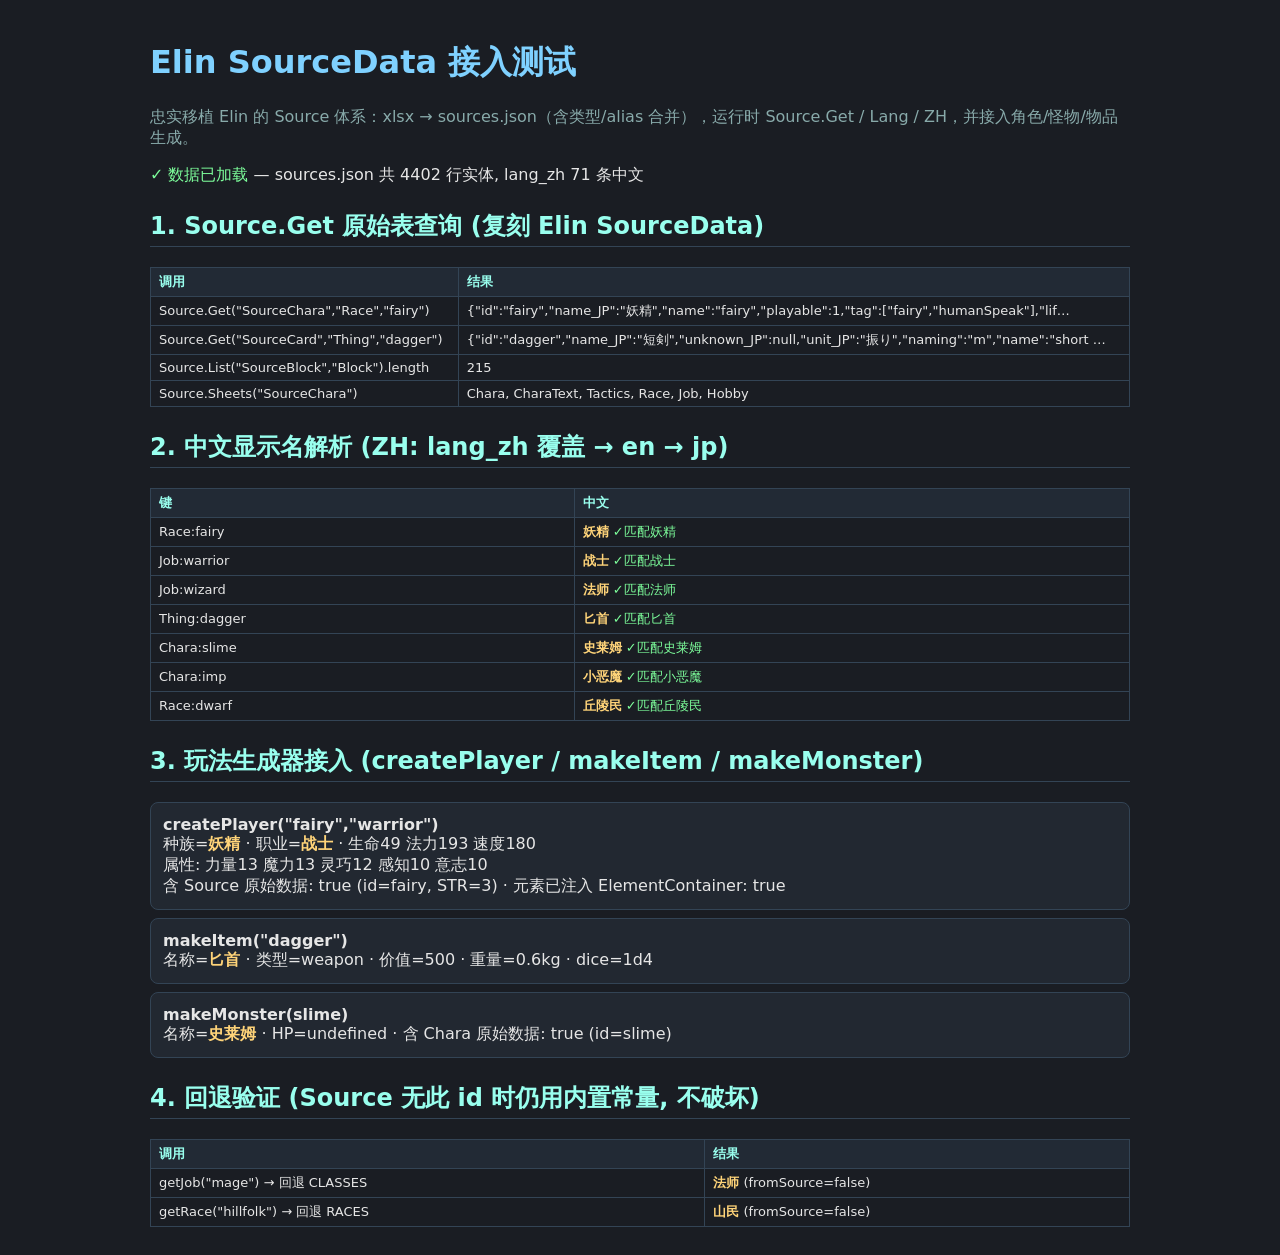
<file: source-test.html>
<!DOCTYPE html>
<html lang="zh-CN">
<head>
<meta charset="UTF-8">
<meta name="viewport" content="width=device-width, initial-scale=1.0">
<title>Elin SourceData 接入测试</title>
<style>
  body{font-family:"Microsoft YaHei",system-ui,sans-serif;background:#1a1d23;color:#e6e6e6;margin:0;padding:20px;}
  h1{color:#7fd1ff;} h2{color:#9fe;margin-top:24px;border-bottom:1px solid #345;padding-bottom:4px;}
  .wrap{max-width:980px;margin:0 auto;}
  table{border-collapse:collapse;width:100%;margin:8px 0;font-size:13px;}
  th,td{border:1px solid #345;padding:5px 8px;text-align:left;}
  th{background:#222a35;color:#9fe;}
  .ok{color:#7CFC9A;} .zh{color:#ffd479;font-weight:bold;}
  pre{background:#11151b;padding:10px;border-radius:6px;overflow:auto;font-size:12px;}
  .card{background:#222831;border:1px solid #345;border-radius:8px;padding:12px;margin:8px 0;}
  .muted{color:#8aa;}
</style>
</head>
<body>
<div class="wrap">
  <h1>Elin SourceData 接入测试</h1>
  <p class="muted">忠实移植 Elin 的 Source 体系：xlsx → sources.json（含类型/alias 合并），运行时 Source.Get / Lang / ZH，并接入角色/怪物/物品生成。</p>
  <div id="status">加载中…</div>
  <div id="out"></div>
</div>
<script type="module">
import { loadSource, isSourceReady, Source, Lang, ZH, getRace, getJob, getThing, getChara } from './js/source-data.js';
import { createPlayer, makeMonster } from './js/entity.js';
import { makeItem } from './js/item.js';
import { RNG } from './js/rng.js';

const $ = s => document.querySelector(s);
function row(tds){ return '<tr>'+tds.map(t=>'<td>'+t+'</td>').join('')+'</tr>'; }
function zh(v){ return `<span class="zh">${v}</span>`; }

(async ()=>{
  const ok = await loadSource();
  const langCount = Object.keys(await fetch('data/elin_source/lang_zh.json').then(r=>r.json())).length;
  let rowCount = 0;
  for(const f of ['SourceBlock','SourceCard','SourceChara']){
    for(const sn of Source.Sheets(f)) rowCount += Source.List(f, sn).length;
  }
  $('#status').innerHTML = ok
    ? `<span class="ok">✓ 数据已加载</span> — sources.json 共 ${rowCount} 行实体, lang_zh ${langCount} 条中文`
    : '<span style="color:#f88">✗ 加载失败, 已回退内置常量</span>';

  let html = '';
  // 1) 原始表查询
  html += '<h2>1. Source.Get 原始表查询 (复刻 Elin SourceData)</h2>';
  html += '<table><tr><th>调用</th><th>结果</th></tr>';
  html += row(['Source.Get("SourceChara","Race","fairy")', JSON.stringify(Source.Get('SourceChara','Race','fairy'))?.slice(0,90)+'…']);
  html += row(['Source.Get("SourceCard","Thing","dagger")', JSON.stringify(Source.Get('SourceCard','Thing','dagger'))?.slice(0,90)+'…']);
  html += row(['Source.List("SourceBlock","Block").length', Source.List('SourceBlock','Block').length]);
  html += row(['Source.Sheets("SourceChara")', Source.Sheets('SourceChara').join(', ')]);
  html += '</table>';

  // 2) 中文保证
  html += '<h2>2. 中文显示名解析 (ZH: lang_zh 覆盖 → en → jp)</h2>';
  html += '<table><tr><th>键</th><th>中文</th></tr>';
  for(const [k,v] of [['Race:fairy','妖精'],['Job:warrior','战士'],['Job:wizard','法师'],['Thing:dagger','匕首'],['Chara:slime','史莱姆'],['Chara:imp','小恶魔'],['Race:dwarf','丘陵民']]){
    const got = ZH(...k.split(':'));
    const cls = got===v ? 'ok' : '';
    html += row([k, `${zh(got||'(无)')} <span class="${cls}">${got===v?'✓匹配'+v:'期望'+v}</span>`]);
  }
  html += '</table>';

  // 3) 生成器接入
  html += '<h2>3. 玩法生成器接入 (createPlayer / makeItem / makeMonster)</h2>';
  const rng = new RNG(777);
  const p = createPlayer('fairy','warrior','测试勇者', rng);
  html += '<div class="card"><b>createPlayer("fairy","warrior")</b><br>';
  html += `种族=${zh(p.raceName)} · 职业=${zh(p.className)} · 生命${p.maxHp} 法力${p.maxMp} 速度${p.speed}<br>`;
  html += `属性: 力量${p.getAttr('力量')} 魔力${p.getAttr('魔力')} 灵巧${p.getAttr('灵巧')} 感知${p.getAttr('感知')} 意志${p.getAttr('意志')}<br>`;
  html += `含 Source 原始数据: ${!!p.raceSrc} (id=${p.raceSrc?.id}, STR=${p.raceSrc?.STR}) · 元素已注入 ElementContainer: ${p.elements.value('featFairyResist')>=0}</div>`;

  const it = makeItem('dagger', 0, rng);
  html += '<div class="card"><b>makeItem("dagger")</b><br>';
  html += `名称=${zh(it.name)} · 类型=${it.type} · 价值=${it.value} · 重量=${it.weight}kg · dice=${it.dice}</div>`;

  const m = makeMonster(getChara('slime'), 0, 0, 1, rng);
  html += '<div class="card"><b>makeMonster(slime)</b><br>';
  html += `名称=${zh(m.name)} · HP=${m.maxHp} · 含 Chara 原始数据: ${!!m.elin} (id=${m.elin?.id})</div>`;

  // 4) 回退验证
  html += '<h2>4. 回退验证 (Source 无此 id 时仍用内置常量, 不破坏)</h2>';
  html += '<table><tr><th>调用</th><th>结果</th></tr>';
  const j = getJob('mage'); html += row(['getJob("mage") → 回退 CLASSES', zh(j.name)+` (fromSource=${j.fromSource})`]);
  const r = getRace('hillfolk'); html += row(['getRace("hillfolk") → 回退 RACES', zh(r.name)+` (fromSource=${r.fromSource})`]);
  html += '</table>';

  $('#out').innerHTML = html;
})();
</script>
</body>
</html>
</file>
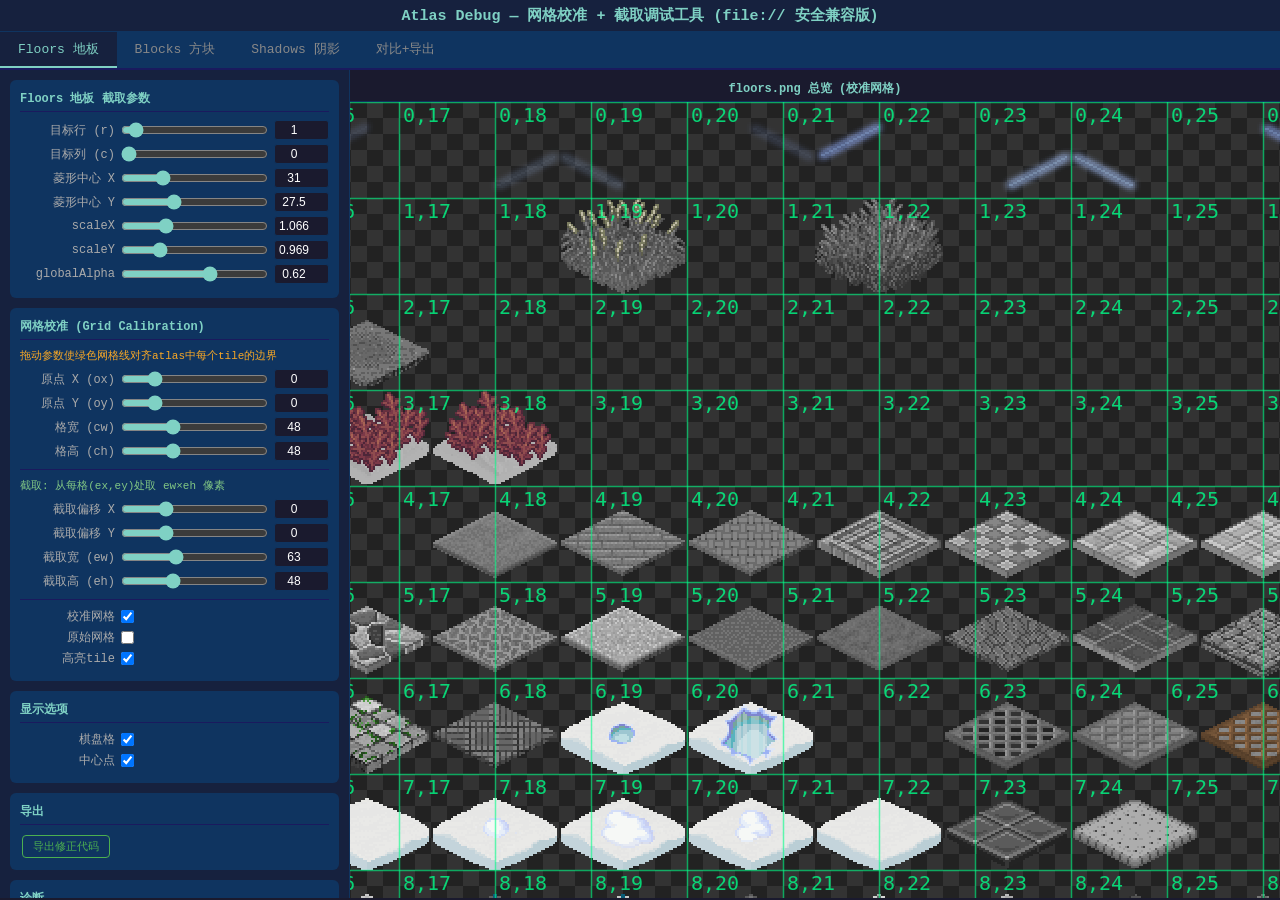
<file: test/atlas-debug.html>
<!DOCTYPE html>
<html lang="zh-CN">
<head>
<meta charset="UTF-8">
<title>Atlas Debug - 网格校准工具</title>
<style>
*{margin:0;padding:0;box-sizing:border-box}
body{background:#1a1a2e;color:#e0e0e0;font-family:'Consolas','Courier New',monospace;font-size:13px}
h1{text-align:center;padding:6px;background:#16213e;color:#7fd1c4;font-size:15px;border-bottom:1px solid #0f3460}
.tabs{display:flex;background:#0f3460;border-bottom:2px solid #1a1a5e}
.tab{padding:8px 18px;cursor:pointer;color:#888;border-bottom:2px solid transparent;font-size:13px;user-select:none}
.tab:hover{color:#ccc}.tab.active{color:#7fd1c4;border-bottom-color:#7fd1c4;background:#16213e}
.main{display:flex;height:calc(100vh - 72px)}
.left{flex:0 0 350px;overflow-y:auto;padding:10px;background:#16213e;border-right:1px solid #0f3460}
.right{flex:1;overflow:auto;padding:10px;display:flex;flex-direction:column;gap:12px;align-items:center}
.panel{background:#0f3460;border-radius:6px;padding:10px;margin-bottom:10px}
.panel h3{color:#7fd1c4;margin-bottom:8px;font-size:12px;border-bottom:1px solid #1a1a5e;padding-bottom:4px}
.row{display:flex;align-items:center;margin-bottom:4px;gap:6px}
.row label{flex:0 0 95px;text-align:right;color:#aaa;font-size:12px}
.row input[type=range]{flex:1;accent-color:#7fd1c4}
.row input[type=number]{width:55px;background:#1a1a2e;border:1px solid #0f3460;color:#fff;padding:2px 4px;border-radius:3px;text-align:center;font-size:12px}
canvas{border:1px solid #0f3460;background:#111;display:block;margin:0 auto}
.info{color:#888;font-size:11px;margin-top:3px}
.btn{background:#0f3460;color:#7fd1c4;border:1px solid #7fd1c4;padding:3px 10px;border-radius:4px;cursor:pointer;font-size:11px;margin:2px}
.btn:hover{background:#7fd1c4;color:#0f3460}
.btn.green{border-color:#4caf50;color:#4caf50}.btn.green:hover{background:#4caf50;color:#fff}
#log{background:#0a0a1a;border:1px solid #0f3460;border-radius:4px;padding:6px;max-height:140px;overflow-y:auto;font-size:11px;color:#888;margin-top:6px;white-space:pre-wrap;line-height:1.4}
.cs{text-align:center}.cs h3{color:#7fd1c4;margin-bottom:4px;font-size:12px}
.divider{border:none;border-top:1px solid #1a1a5e;margin:8px 0}
.export-box{background:#0a0a1a;border:1px solid #0f3460;border-radius:4px;padding:8px;margin-top:6px;max-height:300px;overflow:auto}
.export-box pre{margin:0;font-size:11px;color:#ccc;white-space:pre-wrap;word-break:break-all}
</style>
</head>
<body>
<h1>Atlas Debug — 网格校准 + 截取调试工具 (file:// 安全兼容版)</h1>
<div class="tabs" id="tabBar"></div>
<div class="main">
  <div class="left" id="ctrl"></div>
  <div class="right" id="cvArea"></div>
</div>
<script>
const TF=48,TB=64;
let imgs={},curTab='floors';

function gid(id){return document.getElementById(id)}
function gv(id){return +(gid('s_'+id)?.value??0)}
function sv(id,val){const s=gid('s_'+id),n=gid('n_'+id);if(s)s.value=val;if(n)n.value=val}
function gc(id){return gid(id)?.checked!==false}

// ===== 绘制工具 =====
function drawChecker(ctx,x,y,w,h,sz){
  for(let ry=0;ry<h;ry+=sz)for(let rx=0;rx<w;rx+=sz){
    ctx.fillStyle=((Math.floor(rx/sz)+Math.floor(ry/sz))%2===0)?'#333':'#222';
    ctx.fillRect(x+rx,y+ry,sz,sz);
  }
}
function drawDiamond(ctx,cx,cy,hw,hh,col,lw){
  ctx.strokeStyle=col;ctx.lineWidth=lw;ctx.beginPath();
  ctx.moveTo(cx,cy-hh);ctx.lineTo(cx+hw,cy);ctx.lineTo(cx,cy+hh);ctx.lineTo(cx-hw,cy);ctx.closePath();ctx.stroke();
}
function drawDot(ctx,x,y,r,col){ctx.beginPath();ctx.arc(x,y,r,0,Math.PI*2);ctx.fillStyle=col;ctx.fill()}
function drawCross(ctx,x,y,sz,col){ctx.beginPath();ctx.moveTo(x-sz,y);ctx.lineTo(x+sz,y);ctx.moveTo(x,y-sz);ctx.lineTo(x,y+sz);ctx.strokeStyle=col;ctx.lineWidth=1;ctx.stroke()}

// ===== 校准网格计算 =====
function gridCellPx(col,row,g){return{x:g.ox+col*g.cw,y:g.oy+row*g.ch,w:g.cw,h:g.ch}}
function extractRegion(col,row,g){const c=gridCellPx(col,row,g);return{sx:c.x+g.ex,sy:c.y+g.ey,sw:g.ew,sh:g.eh}}

function drawCalibGrid(ctx,img,scale,g,showCalib,showOrig,showHilite,row,col){
  const iw=img.width*scale,ih=img.height*scale;
  if(showOrig){
    const ts=(curTab==='blocks')?TB:TF;
    ctx.strokeStyle='rgba(255,100,100,0.25)';ctx.lineWidth=1;
    const cols=Math.ceil(img.width/ts),rows=Math.ceil(img.height/ts);
    for(let c=0;c<=cols;c++){const x=c*ts*scale;ctx.beginPath();ctx.moveTo(x+.5,0);ctx.lineTo(x+.5,ih);ctx.stroke()}
    for(let r=0;r<=rows;r++){const y=r*ts*scale;ctx.beginPath();ctx.moveTo(0,y+.5);ctx.lineTo(iw,y+.5);ctx.stroke()}
  }
  if(showCalib){
    ctx.strokeStyle='rgba(0,255,136,0.6)';ctx.lineWidth=1.5;
    const cols=Math.ceil((img.width-g.ox)/g.cw)+1,rows=Math.ceil((img.height-g.oy)/g.ch)+1;
    for(let c=0;c<=cols;c++){const x=(g.ox+c*g.cw)*scale;ctx.beginPath();ctx.moveTo(x+.5,0);ctx.lineTo(x+.5,ih);ctx.stroke()}
    for(let r=0;r<=rows;r++){const y=(g.oy+r*g.ch)*scale;ctx.beginPath();ctx.moveTo(0,y+.5);ctx.lineTo(iw,y+.5);ctx.stroke()}
    ctx.fillStyle='rgba(0,255,136,0.8)';ctx.font=`${Math.max(9,10*scale)}px monospace`;
    for(let r=0;r<rows;r++)for(let c=0;c<cols;c++){
      const cx=(g.ox+c*g.cw+2)*scale,cy=(g.oy+r*g.ch+10)*scale;
      if(cx<iw&&cy<ih)ctx.fillText(`${r},${c}`,cx,cy);
    }
    if(showHilite&&row>=0&&col>=0){
      const er=extractRegion(col,row,g);
      ctx.strokeStyle='#ff4444';ctx.lineWidth=2;
      ctx.strokeRect(er.sx*scale,er.sy*scale,er.sw*scale,er.sh*scale);
      ctx.fillStyle='rgba(255,68,68,0.15)';ctx.fillRect(er.sx*scale,er.sy*scale,er.sw*scale,er.sh*scale);
      const cp=gridCellPx(col,row,g);
      ctx.strokeStyle='#ffff00';ctx.lineWidth=1.5;ctx.strokeRect(cp.x*scale,cp.y*scale,cp.w*scale,cp.h*scale);
    }
  }
}

// ===== 导出代码 =====
function exportCode(tab,g,row,col){
  const x=g.ox+col*g.cw+g.ex, y=g.oy+row*g.ch+g.ey;
  return [
    `// ===== ${tab}.png 校准导出 =====`,
    `// 格子参数: origin=(${g.ox},${g.oy}) cell=(${g.cw}x${g.ch})`,
    `// 截取参数: extract=(${g.ex},${g.ey}) size=(${g.ew}x${g.eh})`,
    `// 格[${row},${col}] → 源像素 [${x}, ${y}] → ${g.ew}x${g.eh}`,
    ``,
    `// --- data.js 修改 ---`,
    `// 当前: { atlas:'${tab}', r:${row}, c:${col} }`,
    `// 如果网格间距固定为${g.cw}px, 原点(0,0), 保持行列不变`,
    `// 如果网格有偏移/不等距, 改用像素坐标:`,
    `//   { atlas:'${tab}', sx:${x}, sy:${y}, sw:${g.ew}, sh:${g.eh} },`,
    ``,
    `// --- iso.js drawImage 修改 ---`,
    `// 当前 (固定${g.cw}px grid):`,
    `//   ctx.drawImage(atlas, sa.c * ${g.cw}, sa.r * ${g.ch}, srcW, srcH, ...);`,
    `// 修正后:`,
    `const srcX = ${g.ox} + col * ${g.cw} + ${g.ex};  // = ${x}`,
    `const srcY = ${g.oy} + row * ${g.ch} + ${g.ey};  // = ${y}`,
    `const srcW = ${g.ew};`,
    `const srcH = ${g.eh};`,
    `ctx.drawImage(atlas, srcX, srcY, srcW, srcH, drawX, drawY, drawW, drawH);`,
    ``,
    `// --- 菱形中心需要重新测量 ---`,
    `// 在截取的${g.ew}x${g.eh}区域中找到菱形中心像素位置`,
    `const diamondCenterX = /* 测量值 */;`,
    `const diamondCenterY = /* 测量值 */;`,
    `const drawX = p.x - diamondCenterX * scaleX;`,
    `const drawY = p.y - diamondCenterY * scaleY;`,
  ].join('\n');
}

// ===== 校准面板HTML =====
function gridCalibHTML(id,defCW,defCH,defEW,defEH){
  return `
<div class="panel"><h3>网格校准 (Grid Calibration)</h3>
<div class="info" style="margin-bottom:6px;color:#f9a825">拖动参数使绿色网格线对齐atlas中每个tile的边界</div>
<div class="row"><label>原点 X (ox)</label><input type="range" id="s_${id}_ox" min="-50" max="200" step="1" value="0" oninput="n_${id}_ox.value=this.value;update()"><input type="number" id="n_${id}_ox" min="-50" max="200" value="0" oninput="s_${id}_ox.value=this.value;update()"></div>
<div class="row"><label>原点 Y (oy)</label><input type="range" id="s_${id}_oy" min="-50" max="200" step="1" value="0" oninput="n_${id}_oy.value=this.value;update()"><input type="number" id="n_${id}_oy" min="-50" max="200" value="0" oninput="s_${id}_oy.value=this.value;update()"></div>
<div class="row"><label>格宽 (cw)</label><input type="range" id="s_${id}_cw" min="8" max="128" step="1" value="${defCW}" oninput="n_${id}_cw.value=this.value;update()"><input type="number" id="n_${id}_cw" min="8" max="128" value="${defCW}" oninput="s_${id}_cw.value=this.value;update()"></div>
<div class="row"><label>格高 (ch)</label><input type="range" id="s_${id}_ch" min="8" max="128" step="1" value="${defCH}" oninput="n_${id}_ch.value=this.value;update()"><input type="number" id="n_${id}_ch" min="8" max="128" value="${defCH}" oninput="s_${id}_ch.value=this.value;update()"></div>
<hr class="divider">
<div class="info" style="margin-bottom:6px;color:#81c784">截取: 从每格(ex,ey)处取 ew×eh 像素</div>
<div class="row"><label>截取偏移 X</label><input type="range" id="s_${id}_ex" min="-50" max="128" step="1" value="0" oninput="n_${id}_ex.value=this.value;update()"><input type="number" id="n_${id}_ex" min="-50" max="128" value="0" oninput="s_${id}_ex.value=this.value;update()"></div>
<div class="row"><label>截取偏移 Y</label><input type="range" id="s_${id}_ey" min="-50" max="128" step="1" value="0" oninput="n_${id}_ey.value=this.value;update()"><input type="number" id="n_${id}_ey" min="-50" max="128" value="0" oninput="s_${id}_ey.value=this.value;update()"></div>
<div class="row"><label>截取宽 (ew)</label><input type="range" id="s_${id}_ew" min="8" max="160" step="1" value="${defEW}" oninput="n_${id}_ew.value=this.value;update()"><input type="number" id="n_${id}_ew" min="8" max="160" value="${defEW}" oninput="s_${id}_ew.value=this.value;update()"></div>
<div class="row"><label>截取高 (eh)</label><input type="range" id="s_${id}_eh" min="8" max="128" step="1" value="${defEH}" oninput="n_${id}_eh.value=this.value;update()"><input type="number" id="n_${id}_eh" min="8" max="128" value="${defEH}" oninput="s_${id}_eh.value=this.value;update()"></div>
<hr class="divider">
<div class="row"><label>校准网格</label><input type="checkbox" id="opt_${id}_gridCalib" checked onchange="update()"></div>
<div class="row"><label>原始网格</label><input type="checkbox" id="opt_${id}_gridOrig" onchange="update()"></div>
<div class="row"><label>高亮tile</label><input type="checkbox" id="opt_${id}_hilite" checked onchange="update()"></div>
</div>`;
}
function gridCalibVals(id){
  return{ox:gv(id+'_ox'),oy:gv(id+'_oy'),cw:gv(id+'_cw'),ch:gv(id+'_ch'),ex:gv(id+'_ex'),ey:gv(id+'_ey'),ew:gv(id+'_ew'),eh:gv(id+'_eh')};
}

// ===== 诊断文本 =====
function makeDiag(tab,g,row,col,er,sx,sy,alpha){
  const img=imgs[tab];if(!img)return'';
  const tw=(tab==='blocks')?TB:TF;
  const srcX=g.ox+col*g.cw+g.ex,srcY=g.oy+row*g.ch+g.ey;
  const cols=Math.ceil((img.width-g.ox)/g.cw),rows=Math.ceil((img.height-g.oy)/g.ch);
  let s=`${img.width}x${img.height}px  格数: ~${cols}x${rows}`;
  s+=`\n网格: origin=(${g.ox},${g.oy}) cell=(${g.cw}x${g.ch})`;
  s+=`\n截取: extract=(${g.ex},${g.ey}) size=(${g.ew}x${g.eh})`;
  s+=`\n格[${row},${col}] → 源像素 [${srcX},${srcY}] → ${g.ew}x${g.eh}`;
  if(er)s+=`\n实际区域: [${er.sx},${er.sy}] → ${er.sw}x${er.sh}`;
  if(sx!==undefined)s+=`\nscale: ${sx.toFixed(4)} x ${sy.toFixed(4)}`;
  if(alpha!==undefined)s+=`\nalpha: ${alpha}`;
  s+=`\n原始假设: [${col*tw},${row*tw}] → ${tw}x${tw}`;
  if(g.ox!==0||g.oy!==0||g.cw!==tw||g.ch!==tw)s+=`\n★ 与原始网格有偏差!`;
  return s;
}

// ===== 渲染Floors =====
function renderFloors(){
  const img=imgs.floors;if(!img)return;
  const row=gv('row'),col=gv('col'),cx=gv('cx'),cy=gv('cy'),sx=gv('scaleX'),sy=gv('scaleY'),alpha=gv('alpha');
  const g=gridCalibVals('floors');
  const sc=2;
  const doChk=gc('opt_checker'),doCtr=gc('opt_center');
  const doCalib=gc('opt_floors_gridCalib'),doOrig=gc('opt_floors_gridOrig'),doHil=gc('opt_floors_hilite');
  const er=extractRegion(row,col,g);
  const drawW=er.sw*sx,drawH=er.sh*sy;
  const tw=64,th=32,hw=tw/2,hh=th/2;

  // Atlas
  const c1=gid('c1'),x1=c1.getContext('2d');
  c1.width=img.width*sc;c1.height=img.height*sc;
  if(doChk)drawChecker(x1,0,0,c1.width,c1.height,8*sc);
  x1.imageSmoothingEnabled=false;x1.drawImage(img,0,0,c1.width,c1.height);
  drawCalibGrid(x1,img,sc,g,doCalib,doOrig,doHil,row,col);
  if(doCtr){const mx=(er.sx+cx)*sc,my=(er.sy+cy)*sc;drawDot(x1,mx,my,4,'#ffff00');drawCross(x1,mx,my,10,'#ffff00')}

  // Raw
  const c2=gid('c2'),x2=c2.getContext('2d');
  c2.width=er.sw+20;c2.height=er.sh+20;
  drawChecker(x2,0,0,c2.width,c2.height,6);
  x2.drawImage(img,er.sx,er.sy,er.sw,er.sh,10,10,er.sw,er.sh);
  x2.strokeStyle='#ff4444';x2.lineWidth=1;x2.strokeRect(10,10,er.sw,er.sh);
  drawDot(x2,10+cx,10+cy,3,'#ffff00');

  // Scaled
  const c3=gid('c3'),x3=c3.getContext('2d');
  c3.width=(drawW+50)*3;c3.height=Math.max(drawH,th)+40;
  [{l:'原始截取',a:undefined},{l:'缩放后',a:undefined},{l:'alpha='+alpha,a:alpha}].forEach((o,i)=>{
    const ox=i*(drawW+50);drawChecker(x3,ox,0,drawW+40,c3.height,6);
    const cx0=ox+drawW/2+20,cy0=c3.height/2;
    drawDiamond(x3,cx0,cy0,hw,hh,'rgba(127,209,196,0.4)',1);
    if(o.a!==undefined)x3.globalAlpha=o.a;
    x3.drawImage(img,er.sx,er.sy,er.sw,er.sh,cx0-cx*sx,cy0-cy*sy,drawW,drawH);
    if(o.a!==undefined)x3.globalAlpha=1;
    x3.fillStyle='#7fd1c4';x3.font='11px monospace';x3.textAlign='center';x3.fillText(o.l,cx0,c3.height-6);
  });

  // Alpha vis — synthetic checkerboard mask (no getImageData)
  const c4=gid('c4'),x4=c4.getContext('2d');
  const aS=3;c4.width=er.sw*aS+20;c4.height=er.sh*aS+20;
  drawChecker(x4,0,0,c4.width,c4.height,6);
  // Draw image and overlay a red tint to visualize non-transparent areas
  x4.drawImage(img,er.sx,er.sy,er.sw,er.sh,10,10,er.sw*aS,er.sh*aS);
  x4.fillStyle='rgba(255,0,0,0.3)';x4.fillRect(10,10,er.sw*aS,er.sh*aS);
  // Show text note
  x4.fillStyle='#fff';x4.font='bold 14px monospace';x4.textAlign='center';
  x4.fillText('Alpha可视化 (图片+红色叠加)',c4.width/2,10+er.sh*aS/2);
  x4.font='11px monospace';x4.fillText('不透明区域红色更深',c4.width/2,10+er.sh*aS/2+18);
  x4.strokeStyle='#ff4444';x4.lineWidth=1;x4.strokeRect(10,10,er.sw*aS,er.sh*aS);

  gid('log_floors').textContent=makeDiag('floors',g,row,col,er,sx,sy,alpha);
}

// ===== 渲染Blocks =====
function renderBlocks(){
  const img=imgs.blocks;if(!img)return;
  const row=gv('row'),col=gv('col'),cx=gv('cx'),cy=gv('cy');
  const g=gridCalibVals('blocks');
  const sc=1.5;
  const doChk=gc('opt_checker'),doCtr=gc('opt_center');
  const doCalib=gc('opt_blocks_gridCalib'),doOrig=gc('opt_blocks_gridOrig'),doHil=gc('opt_blocks_hilite');
  const er=extractRegion(row,col,g);

  const c1=gid('c1'),x1=c1.getContext('2d');
  c1.width=img.width*sc;c1.height=img.height*sc;
  if(doChk)drawChecker(x1,0,0,c1.width,c1.height,8*sc);
  x1.imageSmoothingEnabled=false;x1.drawImage(img,0,0,c1.width,c1.height);
  drawCalibGrid(x1,img,sc,g,doCalib,doOrig,doHil,row,col);
  if(doCtr){const mx=(er.sx+cx)*sc,my=(er.sy+cy)*sc;drawDot(x1,mx,my,4,'#ffff00');drawCross(x1,mx,my,10,'#ffff00')}

  const c2=gid('c2'),x2=c2.getContext('2d');
  c2.width=er.sw+20;c2.height=er.sh+20;
  drawChecker(x2,0,0,c2.width,c2.height,6);
  x2.drawImage(img,er.sx,er.sy,er.sw,er.sh,10,10,er.sw,er.sh);
  x2.strokeStyle='#ff4444';x2.lineWidth=1;x2.strokeRect(10,10,er.sw,er.sh);
  drawDot(x2,10+cx,10+cy,3,'#ffff00');

  const c3=gid('c3'),x3=c3.getContext('2d');
  c3.width=(er.sw+40)*3;c3.height=er.sh+60;
  [{l:'截取原图',dim:false},{l:'drawBlockStack模拟',dim:false},{l:'dim(alpha=0.45)',dim:true}].forEach((o,i)=>{
    const ox=i*(er.sw+40);drawChecker(x3,ox,0,er.sw+40,c3.height,6);
    if(o.dim)x3.globalAlpha=0.45;
    x3.drawImage(img,er.sx,er.sy,er.sw,er.sh,ox+20,20,er.sw,er.sh);
    if(o.dim)x3.globalAlpha=1;
    x3.fillStyle='#7fd1c4';x3.font='11px monospace';x3.textAlign='center';x3.fillText(o.l,ox+er.sw/2+20,c3.height-6);
  });

  const c4=gid('c4'),x4=c4.getContext('2d');
  c4.width=er.sw+20;c4.height=er.sh+20;
  drawChecker(x4,0,0,c4.width,c4.height,6);
  x4.drawImage(img,er.sx,er.sy,er.sw,er.sh,10,10,er.sw,er.sh);
  x4.fillStyle='rgba(255,0,0,0.25)';x4.fillRect(10,10,er.sw,er.sh);
  x4.strokeStyle='#ff4444';x4.lineWidth=1;x4.strokeRect(10,10,er.sw,er.sh);

  gid('log_blocks').textContent=makeDiag('blocks',g,row,col,er);
}

// ===== 渲染Shadows =====
function renderShadows(){
  const img=imgs.shadows;if(!img)return;
  const row=gv('row'),col=gv('col'),cx=gv('cx'),cy=gv('cy'),sx=gv('scaleX'),sy=gv('scaleY'),alpha=gv('alpha');
  const g=gridCalibVals('shadows');
  const sc=2;
  const doChk=gc('opt_checker'),doCtr=gc('opt_center');
  const doCalib=gc('opt_shadows_gridCalib'),doOrig=gc('opt_shadows_gridOrig'),doHil=gc('opt_shadows_hilite');
  const doClip=gc('opt_clip'),doOvl=gc('opt_overlay');
  const er=extractRegion(row,col,g);
  const drawW=er.sw*sx,drawH=er.sh*sy;
  const tw=64,th=32,hw=tw/2,hh=th/2;

  const c1=gid('c1'),x1=c1.getContext('2d');
  c1.width=img.width*sc;c1.height=img.height*sc;
  if(doChk)drawChecker(x1,0,0,c1.width,c1.height,8*sc);
  x1.imageSmoothingEnabled=false;x1.drawImage(img,0,0,c1.width,c1.height);
  drawCalibGrid(x1,img,sc,g,doCalib,doOrig,doHil,row,col);
  if(doCtr){const mx=(er.sx+cx)*sc,my=(er.sy+cy)*sc;drawDot(x1,mx,my,5,'#ffff00');drawCross(x1,mx,my,12,'#ffff00')}

  const c2=gid('c2'),x2=c2.getContext('2d');
  c2.width=er.sw+20;c2.height=er.sh+20;
  drawChecker(x2,0,0,c2.width,c2.height,6);
  x2.drawImage(img,er.sx,er.sy,er.sw,er.sh,10,10,er.sw,er.sh);
  x2.strokeStyle='#ff4444';x2.lineWidth=1;x2.strokeRect(10,10,er.sw,er.sh);
  drawDot(x2,10+cx,10+cy,3,'#ffff00');

  const c3=gid('c3'),x3=c3.getContext('2d');
  c3.width=(drawW+50)*3;c3.height=Math.max(drawH,th)+40;
  [{l:'无裁剪',clip:false},{l:'裁剪到菱形',clip:true},{l:'alpha='+alpha,clip:true,alpha:true}].forEach((o,i)=>{
    const ox=i*(drawW+50);drawChecker(x3,ox,0,drawW+40,c3.height,6);
    const cx0=ox+drawW/2+20,cy0=c3.height/2;
    drawDiamond(x3,cx0,cy0,hw,hh,'rgba(127,209,196,0.4)',1);
    if(o.clip){x3.save();x3.beginPath();x3.moveTo(cx0,cy0-hh);x3.lineTo(cx0+hw,cy0);x3.lineTo(cx0,cy0+hh);x3.lineTo(cx0-hw,cy0);x3.closePath();x3.clip();}
    if(o.alpha)x3.globalAlpha=alpha;
    x3.drawImage(img,er.sx,er.sy,er.sw,er.sh,cx0-cx*sx,cy0-cy*sy,drawW,drawH);
    if(o.alpha)x3.globalAlpha=1;
    if(o.clip)x3.restore();
    x3.fillStyle='#7fd1c4';x3.font='11px monospace';x3.textAlign='center';x3.fillText(o.l,cx0,c3.height-6);
  });

  const c4=gid('c4'),x4=c4.getContext('2d');
  if(doOvl){
    const flImg=imgs.floors;
    c4.width=(drawW+50)*3;c4.height=Math.max(drawH,th)+40;
    [{l:'floor原始',shadow:false},{l:'shadow(无clip)',shadow:true,clip:false},{l:'shadow(有clip)',shadow:true,clip:true}].forEach((o,i)=>{
      const ox=i*(drawW+50);drawChecker(x4,ox,0,drawW+40,c4.height,6);
      const cx0=ox+drawW/2+20,cy0=c4.height/2;
      if(flImg){const fg=gridCalibVals('floors'),fer=extractRegion(1,0,fg);x4.drawImage(flImg,fer.sx,fer.sy,fer.sw,fer.sh,cx0-31*sx,cy0-27.5*sy,fer.sw*sx,fer.sh*sy)}
      drawDiamond(x4,cx0,cy0,hw,hh,'rgba(127,209,196,0.3)',1);
      if(o.shadow){
        if(o.clip){x4.save();x4.beginPath();x4.moveTo(cx0,cy0-hh);x4.lineTo(cx0+hw,cy0);x4.lineTo(cx0,cy0+hh);x4.lineTo(cx0-hw,cy0);x4.closePath();x4.clip();}
        x4.globalAlpha=alpha;x4.drawImage(img,er.sx,er.sy,er.sw,er.sh,cx0-cx*sx,cy0-cy*sy,drawW,drawH);x4.globalAlpha=1;
        if(o.clip)x4.restore();
      }
      x4.fillStyle='#7fd1c4';x4.font='11px monospace';x4.textAlign='center';x4.fillText(o.l,cx0,c4.height-6);
    });
  }else{c4.width=1;c4.height=1;}

  gid('log_shadows').textContent=makeDiag('shadows',g,row,col,er,sx,sy,alpha);
}

// ===== 对比 =====
function renderCompare(){
  const c=gid('cCmp'),ctx=c.getContext('2d');
  const W=780,rowH=280;c.width=W;c.height=rowH*3+30;
  const tabs=['floors','blocks','shadows'],names=['Floors.png','Blocks.png','Shadows.png'],colors=['#7fd1c4','#f9a825','#ff6666'];
  let y=0;
  tabs.forEach((tab,i)=>{
    const img=imgs[tab];if(!img)return;
    const g=gridCalibVals(tab),tw=(tab==='blocks')?TB:TF;
    ctx.fillStyle=colors[i];ctx.font='bold 12px monospace';ctx.textAlign='left';
    ctx.fillText(`${names[i]} — origin=(${g.ox},${g.oy}) cell=(${g.cw}x${g.ch}) extract=(${g.ex},${g.ey}→${g.ew}x${g.eh})  原始:${tw}px`,10,y+14);
    const ow=Math.min(img.width,300),oh=Math.min(img.height,200);
    drawChecker(ctx,10,y+20,ow,oh,6);
    ctx.drawImage(img,0,0,ow,oh,10,y+20,ow,oh);
    ctx.strokeStyle='rgba(0,255,136,0.5)';ctx.lineWidth=1;
    const cols=Math.ceil((ow-g.ox)/g.cw)+1,rows=Math.ceil((oh-g.oy)/g.ch)+1;
    for(let c2=0;c2<=cols;c2++){const x2=g.ox+c2*g.cw;ctx.beginPath();ctx.moveTo(10+x2,y+20);ctx.lineTo(10+x2,y+20+oh);ctx.stroke()}
    for(let r=0;r<=rows;r++){const y2=g.oy+r*g.ch;ctx.beginPath();ctx.moveTo(10,y+20+y2);ctx.lineTo(10+ow,y+20+y2);ctx.stroke()}
    ctx.fillStyle='#aaa';ctx.font='10px monospace';ctx.textAlign='left';
    ctx.fillText(`原始: ${tw}px grid  →  校准: ${g.cw}x${g.ch}, 偏移(${g.ox},${g.oy})`,ow+30,y+40);
    ctx.fillText(`截取: ex=${g.ex} ey=${g.ey} ew=${g.ew} eh=${g.eh}`,ow+30,y+55);
    ctx.fillText(`格[0,0] → 源像素[${g.ox+g.ex},${g.oy+g.ey}]`,ow+30,y+70);
    y+=rowH;
  });
}

// ===== 导出 =====
function doExport(tab){
  const g=gridCalibVals(tab),row=gv('row'),col=gv('col');
  const box=gid('exportBox_'+tab),pre=gid('exportPre_'+tab);
  if(box&&pre){box.style.display='block';pre.textContent=exportCode(tab,g,row,col);}
}

// ===== Tab定义 =====
const TAB_DEFS=[
  {id:'floors',label:'Floors 地板',ew:63,eh:48,cw:TF,ch:TF},
  {id:'blocks',label:'Blocks 方块',ew:TB,eh:TB,cw:TB,ch:TB},
  {id:'shadows',label:'Shadows 阴影',ew:80,eh:48,cw:TF,ch:TF},
  {id:'compare',label:'对比+导出',noCtrl:true},
];

function getTabHTML(tab){
  if(tab==='compare')return '<div class="panel"><h3>三者对比</h3></div>';
  const d=TAB_DEFS.find(t=>t.id===tab);
  return `
<div class="panel"><h3>${d.label} 截取参数</h3>
<div class="row"><label>目标行 (r)</label><input type="range" id="s_row" min="0" max="20" step="1" value="${tab==='shadows'?1:1}" oninput="n_row.value=this.value;update()"><input type="number" id="n_row" min="0" max="20" value="${tab==='shadows'?1:1}" oninput="s_row.value=this.value;update()"></div>
<div class="row"><label>目标列 (c)</label><input type="range" id="s_col" min="0" max="50" step="1" value="0" oninput="n_col.value=this.value;update()"><input type="number" id="n_col" min="0" max="50" value="0" oninput="s_col.value=this.value;update()"></div>
<div class="row"><label>菱形中心 X</label><input type="range" id="s_cx" min="0" max="120" step="0.5" value="${tab==='shadows'?47:31}" oninput="n_cx.value=this.value;update()"><input type="number" id="n_cx" min="0" max="120" value="${tab==='shadows'?47:31}" step="0.5" oninput="s_cx.value=this.value;update()"></div>
<div class="row"><label>菱形中心 Y</label><input type="range" id="s_cy" min="0" max="80" step="0.5" value="${tab==='shadows'?18:27.5}" oninput="n_cy.value=this.value;update()"><input type="number" id="n_cy" min="0" max="80" value="${tab==='shadows'?18:27.5}" step="0.5" oninput="s_cy.value=this.value;update()"></div>
${tab!=='blocks'?`
<div class="row"><label>scaleX</label><input type="range" id="s_scaleX" min="0.5" max="2.5" step="0.01" value="1.0667" oninput="n_scaleX.value=this.value;update()"><input type="number" id="n_scaleX" min="0.5" max="2.5" value="1.0667" step="0.01" oninput="s_scaleX.value=this.value;update()"></div>
<div class="row"><label>scaleY</label><input type="range" id="s_scaleY" min="0.5" max="2.5" step="0.01" value="0.9697" oninput="n_scaleY.value=this.value;update()"><input type="number" id="n_scaleY" min="0.5" max="2.5" value="0.9697" step="0.01" oninput="s_scaleY.value=this.value;update()"></div>
<div class="row"><label>globalAlpha</label><input type="range" id="s_alpha" min="0" max="1" step="0.01" value="0.62" oninput="n_alpha.value=this.value;update()"><input type="number" id="n_alpha" min="0" max="1" value="0.62" step="0.01" oninput="s_alpha.value=this.value;update()"></div>
`:''}
</div>
${gridCalibHTML(tab,d.cw,d.ch,d.ew,d.eh)}
<div class="panel"><h3>显示选项</h3>
<div class="row"><label>棋盘格</label><input type="checkbox" id="opt_checker" checked onchange="update()"></div>
<div class="row"><label>中心点</label><input type="checkbox" id="opt_center" checked onchange="update()"></div>
${tab==='shadows'?`
<div class="row"><label>裁剪菱形</label><input type="checkbox" id="opt_clip" checked onchange="update()"></div>
<div class="row"><label>叠加地板</label><input type="checkbox" id="opt_overlay" checked onchange="update()"></div>
`:''}
</div>
<div class="panel"><h3>导出</h3>
<button class="btn green" onclick="doExport('${tab}')">导出修正代码</button>
<div class="export-box" id="exportBox_${tab}" style="display:none"><pre id="exportPre_${tab}"></pre></div>
</div>
<div class="panel"><h3>诊断</h3><div id="log_${tab}">等待加载...</div></div>`;
}

function getCanvasHTML(tab){
  if(tab==='compare')return '<div class="cs"><h3>Floors / Blocks / Shadows 对比</h3><canvas id="cCmp"></canvas></div>';
  const extra=tab==='shadows'?'<div class="cs"><h3>叠加到地板</h3><canvas id="c4"></canvas><div class="info">floor | shadow无clip | shadow有clip</div></div>':'<div class="cs"><h3>Alpha可视化</h3><canvas id="c4"></canvas></div>';
  return `
<div class="cs"><h3>${tab}.png 总览 (校准网格)</h3><canvas id="c1"></canvas></div>
<div class="cs"><h3>截取区域</h3><canvas id="c2"></canvas></div>
<div class="cs"><h3>缩放效果</h3><canvas id="c3"></canvas></div>
${extra}`;
}

function switchTab(tab){
  curTab=tab;
  document.querySelectorAll('.tab').forEach(t=>t.classList.toggle('active',t.dataset.tab===tab));
  gid('ctrl').innerHTML=getTabHTML(tab);
  gid('cvArea').innerHTML=getCanvasHTML(tab);
  update();
}
function update(){
  if(curTab==='floors')renderFloors();
  else if(curTab==='blocks')renderBlocks();
  else if(curTab==='shadows')renderShadows();
  else if(curTab==='compare')renderCompare();
}

// Init
async function init(){
  const bar=gid('tabBar');
  bar.innerHTML=TAB_DEFS.map((t,i)=>`<div class="tab${i===0?' active':''}" data-tab="${t.id}" onclick="switchTab('${t.id}')">${t.label}</div>`).join('');
  try{
    await Promise.all([
      new Promise((ok,fail)=>{const i=new Image();i.onload=()=>{imgs.floors=i;ok()};i.onerror=()=>fail('floors');i.src='../assets/elin/floors.png'}),
      new Promise((ok,fail)=>{const i=new Image();i.onload=()=>{imgs.blocks=i;ok()};i.onerror=()=>fail('blocks');i.src='../assets/elin/blocks.png'}),
      new Promise((ok,fail)=>{const i=new Image();i.onload=()=>{imgs.shadows=i;ok()};i.onerror=()=>fail('shadows');i.src='../assets/elin/shadows.png'}),
    ]);
    switchTab('floors');
  }catch(e){document.body.innerHTML='<pre style="color:red;padding:20px">加载失败: '+e+'</pre>'}
}
init();
</script>
</body>
</html>
</file>
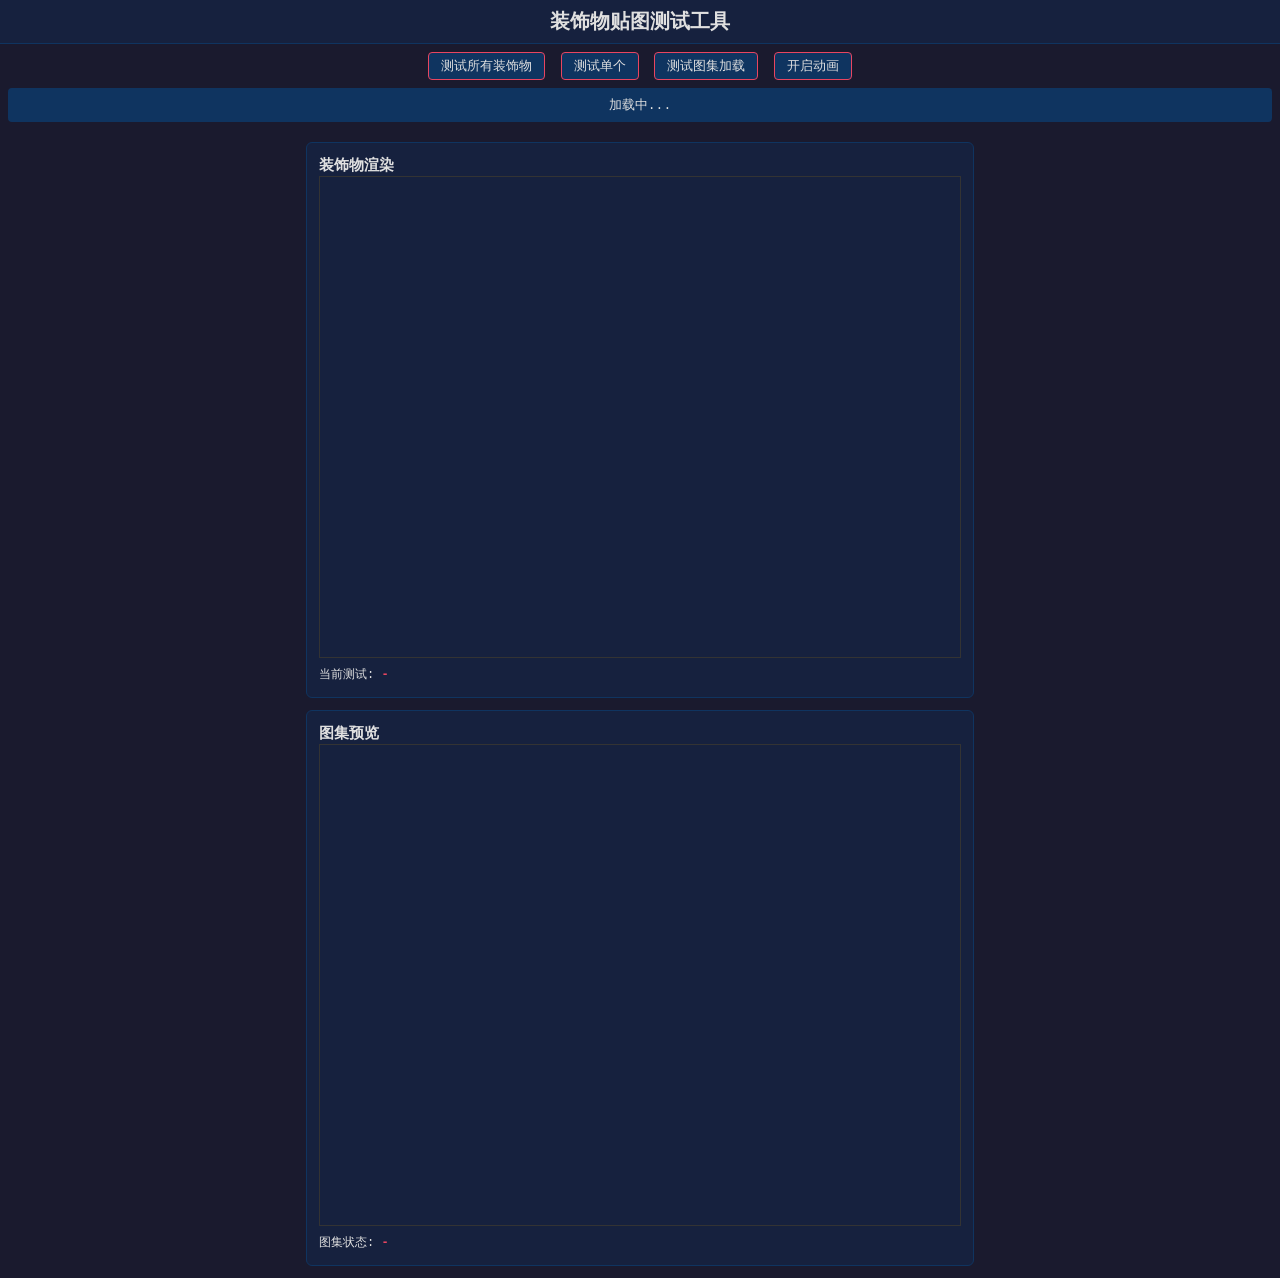
<file: tools/deco-sprite-test.html>
<!DOCTYPE html>
<html lang="zh">
<head>
<meta charset="UTF-8">
<title>装饰物贴图测试</title>
<style>
* { margin:0; padding:0; box-sizing:border-box; }
body { background:#1a1a2e; color:#e0e0e0; font-family:monospace; }
h2 { text-align:center; padding:8px; background:#16213e; border-bottom:1px solid #0f3460; }
.container { display:flex; gap:12px; padding:12px; flex-wrap:wrap; justify-content:center; }
.panel { background:#16213e; border:1px solid #0f3460; border-radius:6px; padding:12px; }
canvas { display:block; border:1px solid #333; }
.info { margin-top:8px; font-size:12px; line-height:1.6; }
.info span { color:#e94560; font-weight:bold; }
.controls { text-align:center; margin:8px 0; }
.controls button { background:#0f3460; color:#e0e0e0; border:1px solid #e94560; padding:4px 12px; margin:0 4px; cursor:pointer; border-radius:4px; }
.controls button:hover { background:#e94560; }
.controls button.active { background:#e94560; }
#status { text-align:center; margin:8px; padding:8px; background:#0f3460; border-radius:4px; }
</style>
</head>
<body>
<h2>装饰物贴图测试工具</h2>
<div class="controls">
  <button onclick="testAll()">测试所有装饰物</button>
  <button onclick="testSingle()">测试单个</button>
  <button onclick="testAtlas()">测试图集加载</button>
  <button id="btnAnim" onclick="toggleAnim()">开启动画</button>
</div>
<div id="status">加载中...</div>
<div class="container">
  <div class="panel">
    <h3>装饰物渲染</h3>
    <canvas id="gameCanvas" width="640" height="480"></canvas>
    <div class="info">当前测试: <span id="currentTest">-</span></div>
  </div>
  <div class="panel">
    <h3>图集预览</h3>
    <canvas id="atlasCanvas" width="640" height="480"></canvas>
    <div class="info">图集状态: <span id="atlasStatus">-</span></div>
  </div>
</div>

<script type="module">
import { DECOR_TYPES } from '../js/data.js';
import { gridToScreen } from '../js/iso.js';

// 全局状态
let objsAtlas = null;
let objsSAtlas = null;
let animating = false;
let animTime = 0;
let testMode = 'all';
let selectedType = 'grass_tuft';

// 加载图集
async function loadAtlas(url) {
  return new Promise((res, rej) => {
    const img = new Image();
    img.onload = () => res(img);
    img.onerror = () => rej('load fail: ' + url);
    img.src = url;
  });
}

// 初始化
async function init() {
  try {
    [objsAtlas, objsSAtlas] = await Promise.all([
      loadAtlas('../assets/elin/objs.png'),
      loadAtlas('../assets/elin/objs_S.png'),
    ]);
    document.getElementById('status').textContent = '图集加载完成';
    document.getElementById('atlasStatus').textContent = 
      `objs: ${objsAtlas.width}x${objsAtlas.height}, objs_S: ${objsSAtlas.width}x${objsSAtlas.height}`;
    testAll();
  } catch(e) {
    document.getElementById('status').textContent = '加载失败: ' + e;
  }
}

// 测试所有装饰物
window.testAll = function() {
  testMode = 'all';
  drawTest();
};

// 测试单个装饰物
window.testSingle = function() {
  testMode = 'single';
  drawTest();
};

// 测试图集
window.testAtlas = function() {
  testMode = 'atlas';
  drawAtlasPreview();
};

// 切换动画
window.toggleAnim = function() {
  animating = !animating;
  document.getElementById('btnAnim').textContent = animating ? '停止动画' : '开启动画';
  if(animating) requestAnimationFrame(animate);
};

function animate() {
  if(!animating) return;
  animTime += 0.016;
  drawTest();
  requestAnimationFrame(animate);
}

function drawTest() {
  const canvas = document.getElementById('gameCanvas');
  const ctx = canvas.getContext('2d');
  ctx.clearRect(0, 0, canvas.width, canvas.height);
  
  // 画地板
  ctx.fillStyle = '#3a5a3a';
  ctx.fillRect(0, 0, canvas.width, canvas.height);
  
  if(testMode === 'all') {
    // 画所有装饰物
    const types = Object.keys(DECOR_TYPES);
    const cols = 4;
    const cellW = canvas.width / cols;
    const cellH = canvas.height / Math.ceil(types.length / cols);
    
    types.forEach((type, i) => {
      const col = i % cols;
      const row = Math.floor(i / cols);
      const cx = col * cellW + cellW/2;
      const cy = row * cellH + cellH - 20;
      
      drawDecoration(ctx, type, cx, cy, 1.0, animTime);
      
      // 标签
      ctx.fillStyle = '#fff';
      ctx.font = '10px monospace';
      ctx.textAlign = 'center';
      ctx.fillText(type, cx, row * cellH + 15);
    });
    
    document.getElementById('currentTest').textContent = '所有装饰物';
  } else if(testMode === 'single') {
    // 画单个装饰物（大图）
    drawDecoration(ctx, selectedType, canvas.width/2, canvas.height - 50, 2.0, animTime);
    document.getElementById('currentTest').textContent = selectedType;
  }
}

function drawDecoration(ctx, type, cx, cy, scale, time) {
  const def = DECOR_TYPES[type];
  if(!def) return;
  
  const atlas = def.atlas === 'objs' ? objsAtlas : objsSAtlas;
  if(!atlas || !atlas.complete || atlas.naturalWidth === 0) {
    // 回退：画圆形
    ctx.fillStyle = '#888';
    ctx.beginPath();
    ctx.arc(cx, cy - 10*scale, 8*scale, 0, Math.PI*2);
    ctx.fill();
    return;
  }
  
  const dw = def.sw * scale;
  const dh = def.sh * scale;
  
  ctx.drawImage(atlas,
    def.sx, def.sy, def.sw, def.sh,
    cx - dw/2, cy - dh, dw, dh
  );
  
  // 发光效果
  if(def.light) {
    const glowR = Math.max(dw, dh) * 1.2;
    const grad = ctx.createRadialGradient(cx, cy - dh/2, 0, cx, cy - dh/2, glowR);
    if(type === 'torch') {
      const flicker = 0.7 + 0.3 * Math.sin(time * 8);
      grad.addColorStop(0, `rgba(255,200,80,${0.3 * flicker})`);
      grad.addColorStop(1, 'rgba(255,200,80,0)');
    } else {
      const glow = 0.5 + 0.3 * Math.sin(time * 2);
      grad.addColorStop(0, `rgba(120,200,250,${0.25 * glow})`);
      grad.addColorStop(1, 'rgba(120,200,250,0)');
    }
    ctx.fillStyle = grad;
    ctx.beginPath();
    ctx.arc(cx, cy - dh/2, glowR, 0, Math.PI*2);
    ctx.fill();
  }
}

function drawAtlasPreview() {
  const canvas = document.getElementById('atlasCanvas');
  const ctx = canvas.getContext('2d');
  ctx.clearRect(0, 0, canvas.width, canvas.height);
  
  if(objsAtlas) {
    // 画 objs.png 缩略图
    const scale = Math.min(canvas.width / objsAtlas.width, canvas.height / objsAtlas.height) * 0.9;
    const x = (canvas.width - objsAtlas.width * scale) / 2;
    const y = (canvas.height - objsAtlas.height * scale) / 2;
    ctx.drawImage(objsAtlas, x, y, objsAtlas.width * scale, objsAtlas.height * scale);
    
    // 标记每个装饰物的位置
    ctx.strokeStyle = '#e94560';
    ctx.lineWidth = 2;
    for(const [type, def] of Object.entries(DECOR_TYPES)) {
      if(def.atlas !== 'objs') continue;
      const rx = x + def.sx * scale;
      const ry = y + def.sy * scale;
      const rw = def.sw * scale;
      const rh = def.sh * scale;
      ctx.strokeRect(rx, ry, rw, rh);
      ctx.fillStyle = '#fff';
      ctx.font = '8px monospace';
      ctx.fillText(type, rx, ry - 2);
    }
    
    document.getElementById('atlasStatus').textContent = 
      `objs: ${objsAtlas.width}x${objsAtlas.height} (已标记${Object.keys(DECOR_TYPES).length}个装饰物)`;
  }
}

// 启动
init();
</script>
</body>
</html>
</file>
